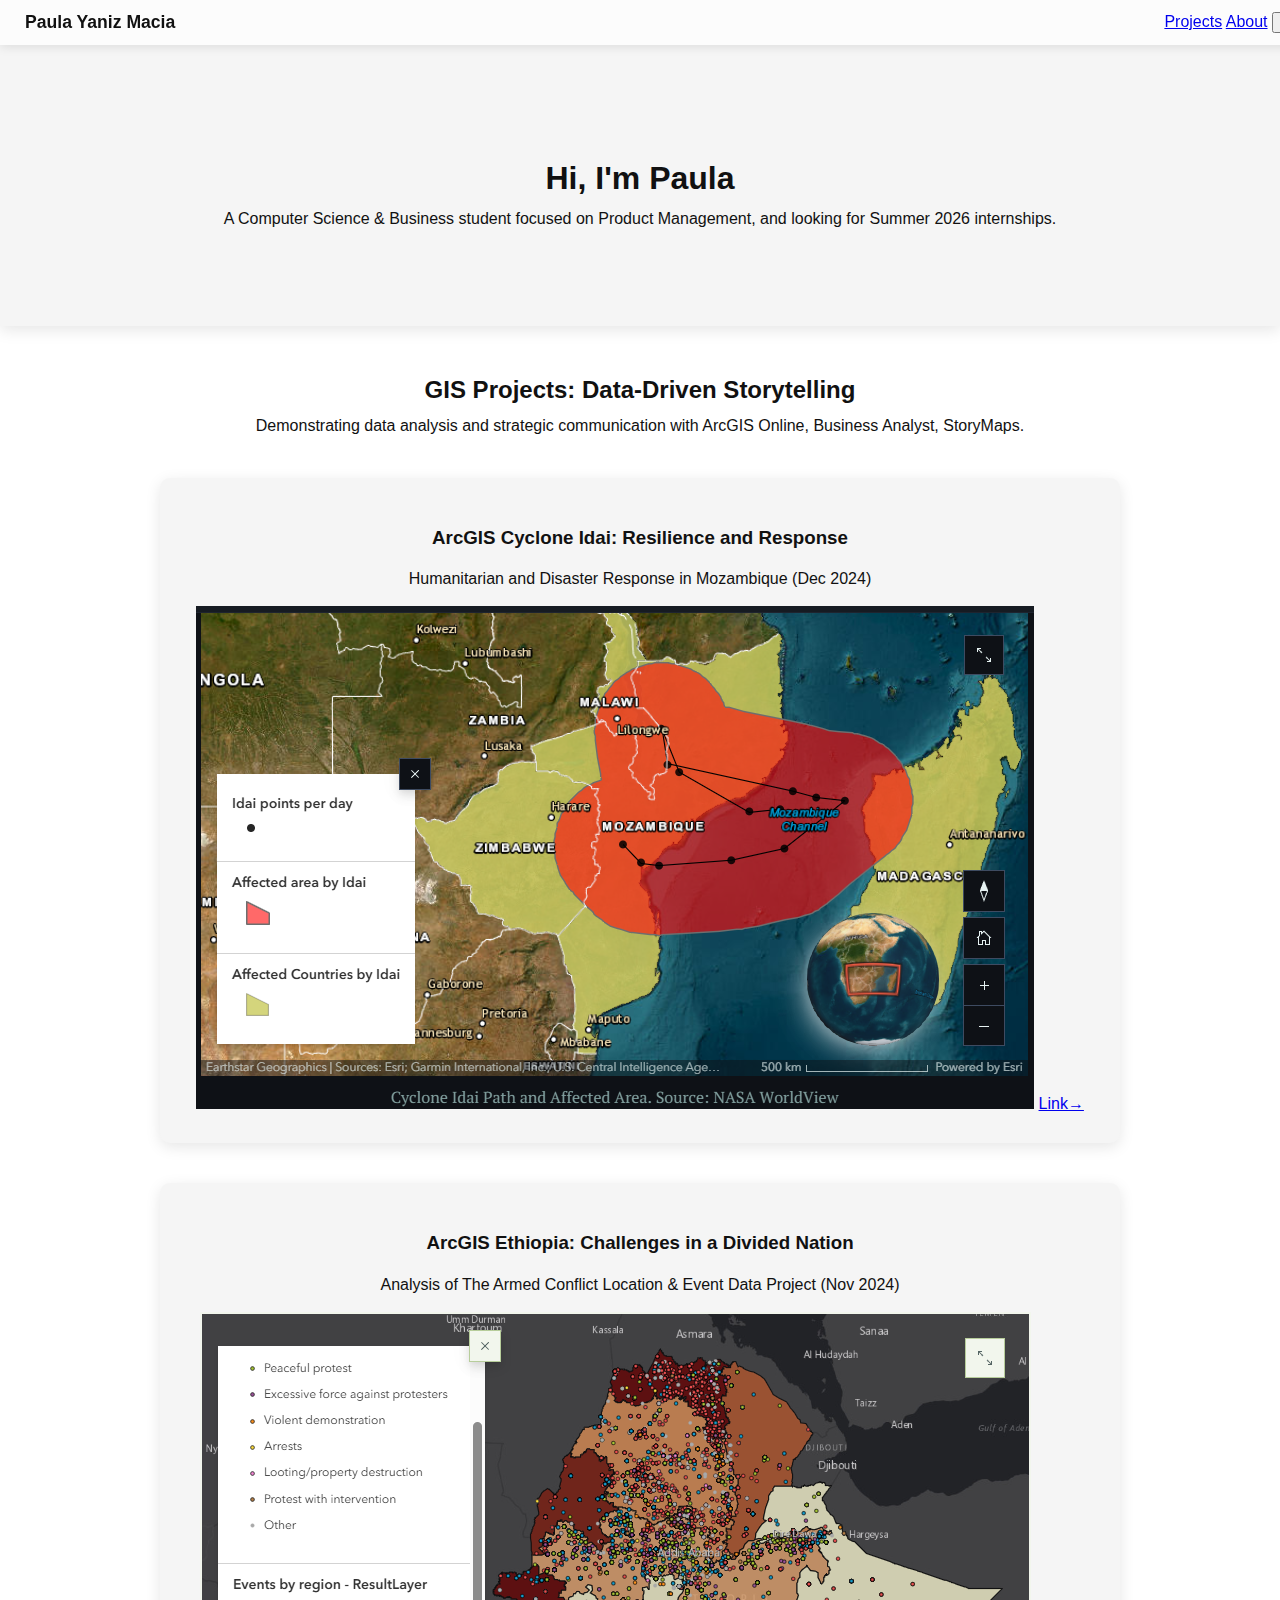
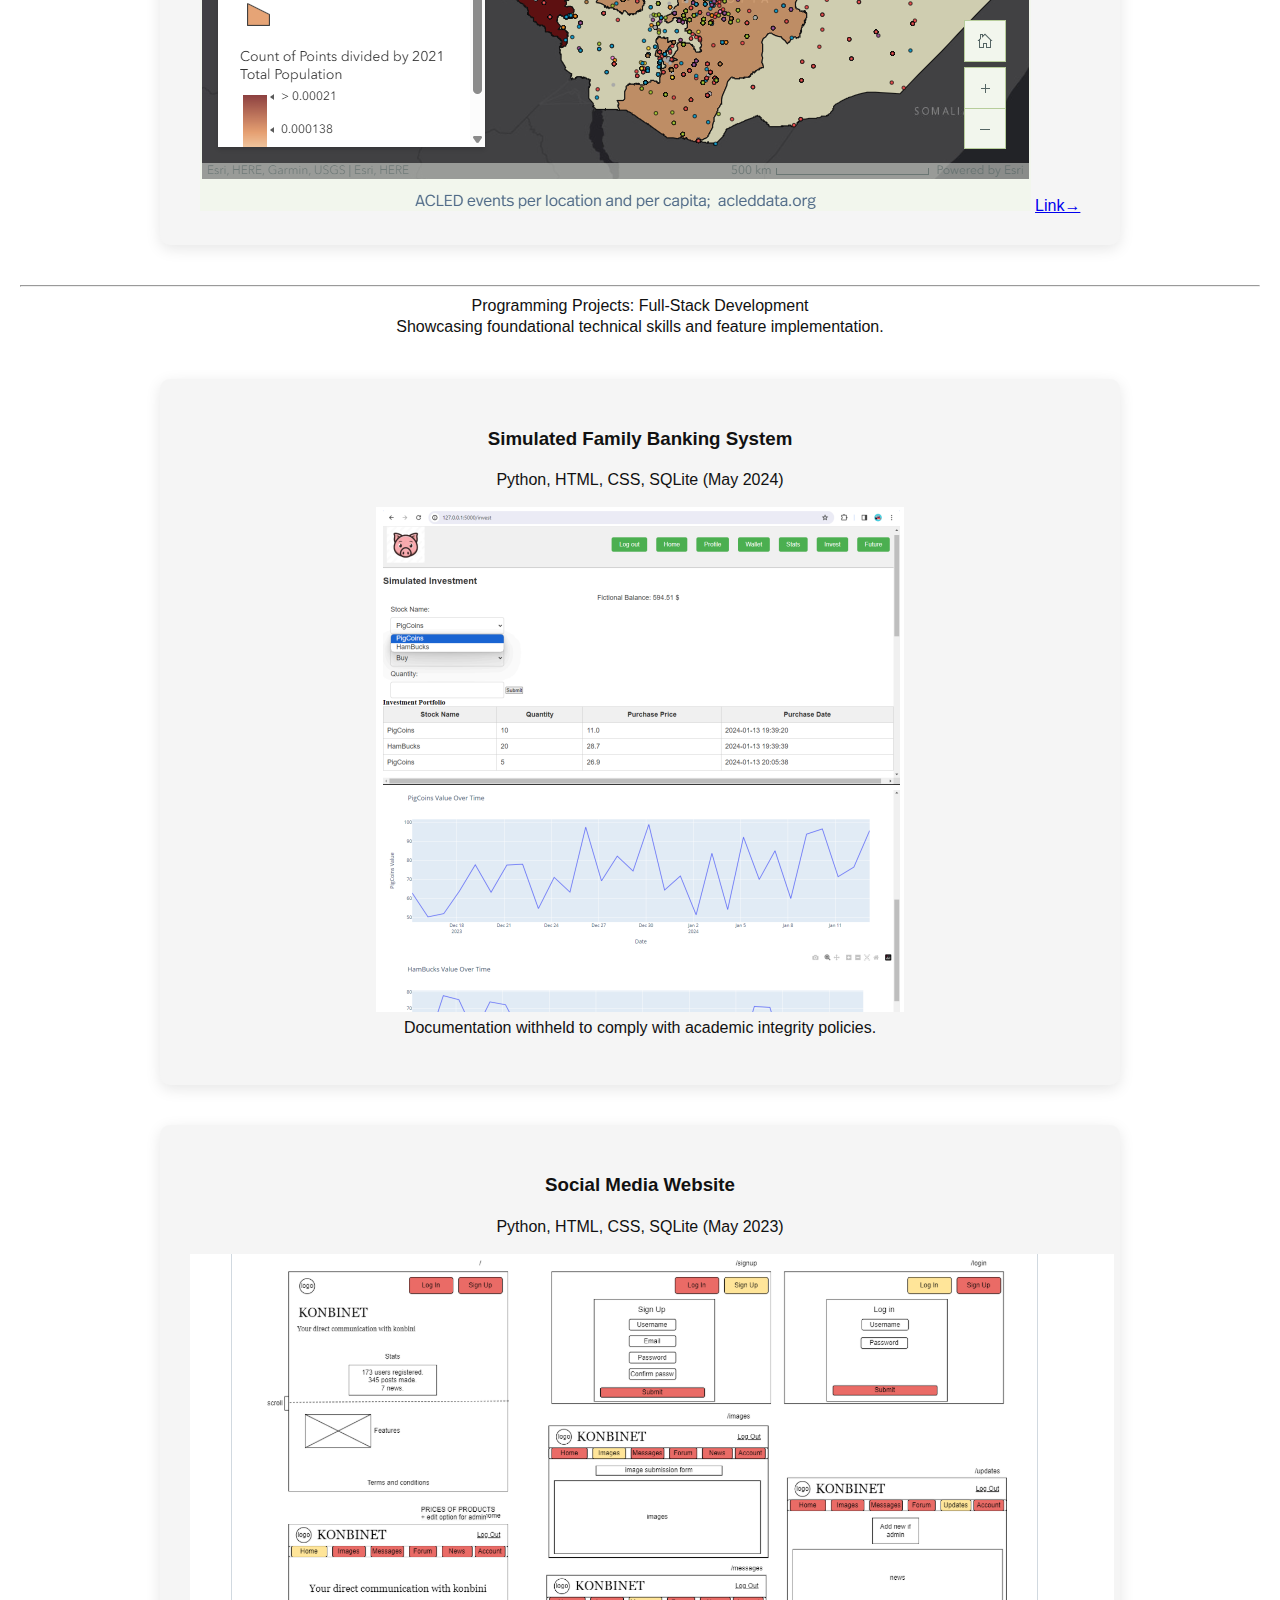
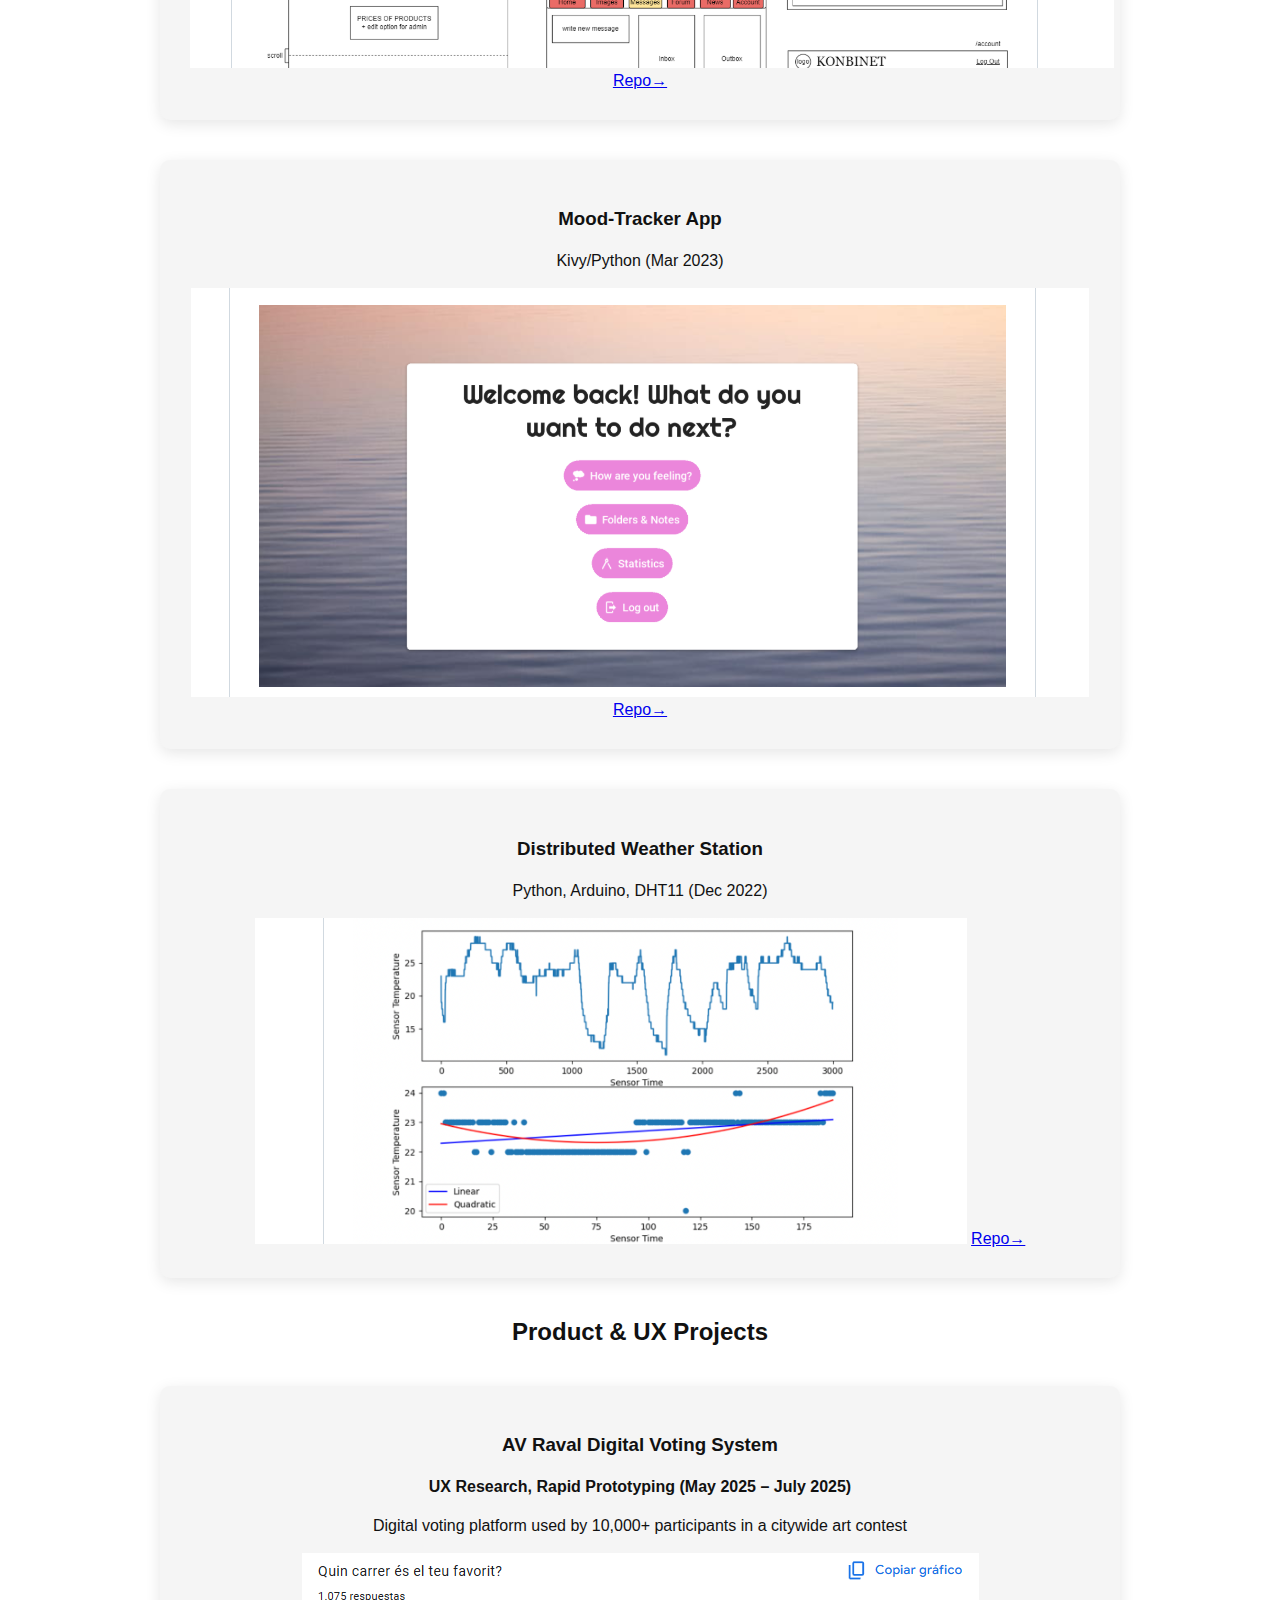
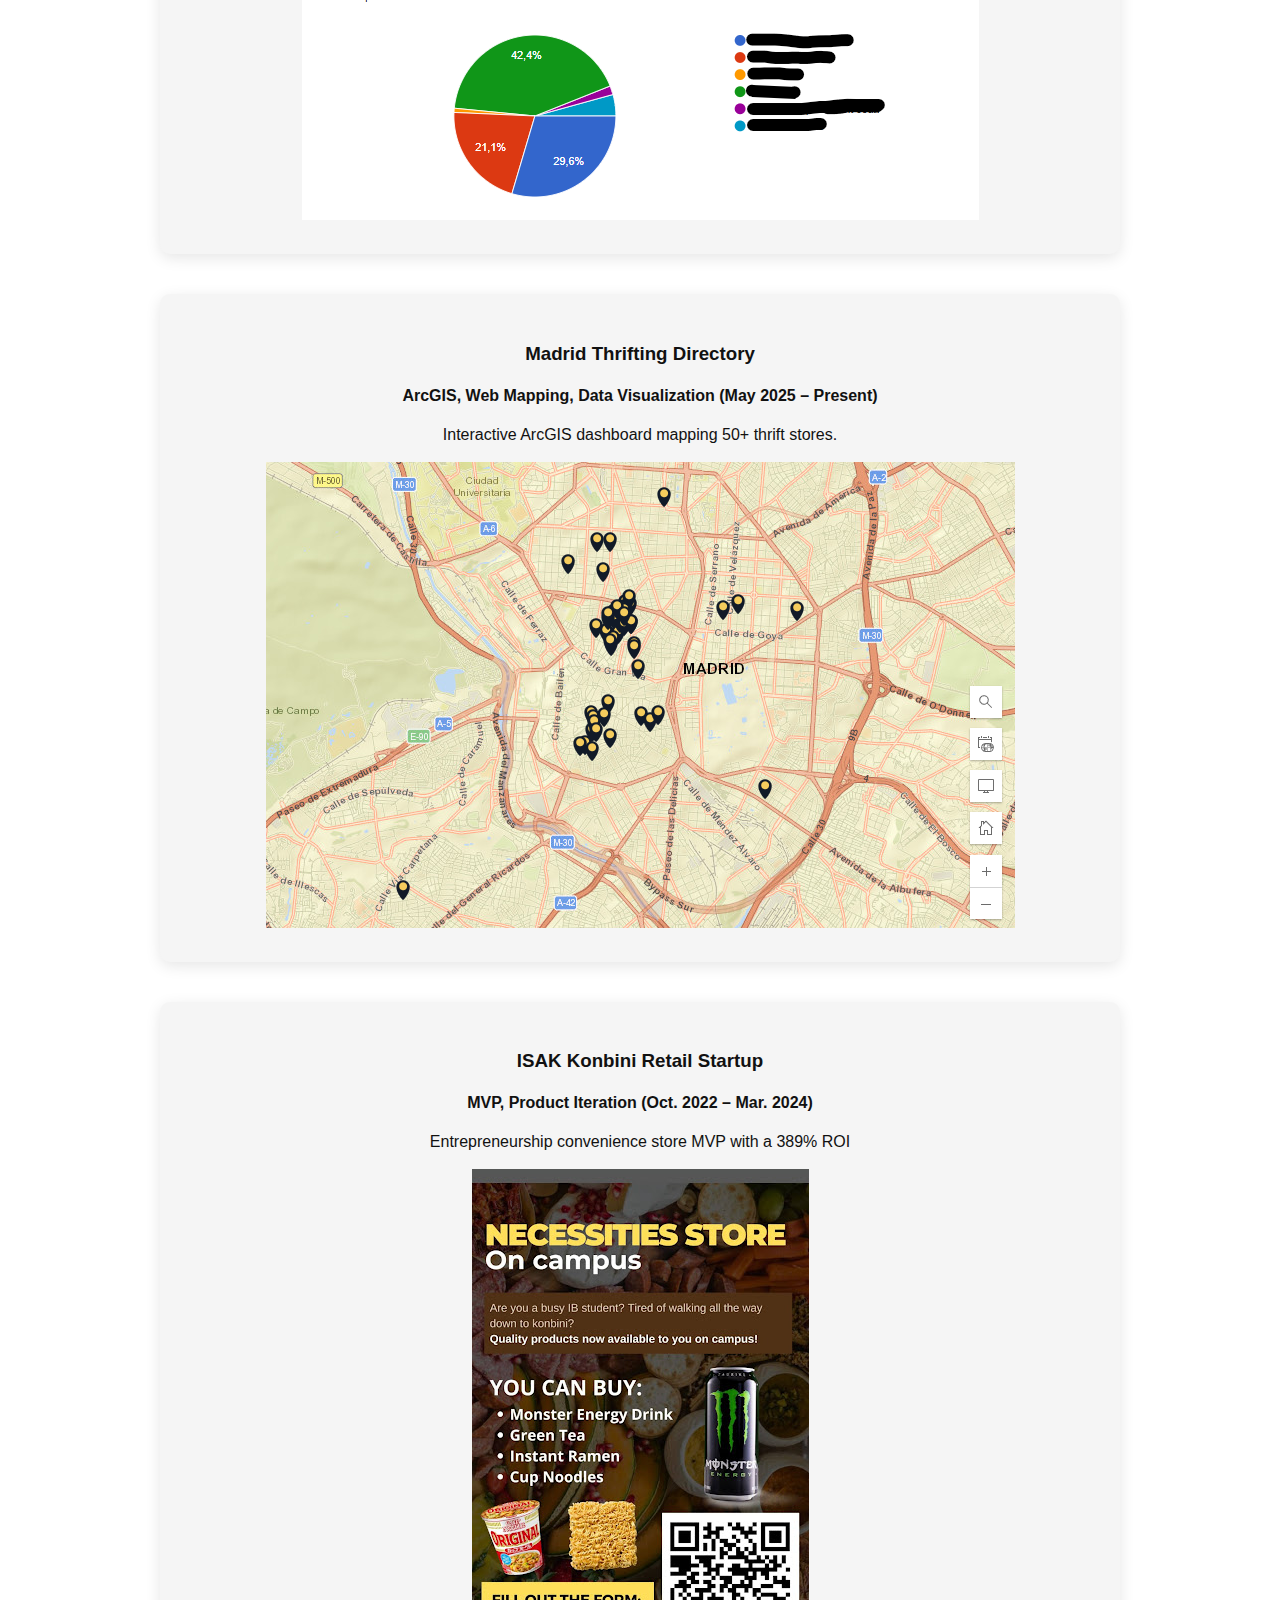
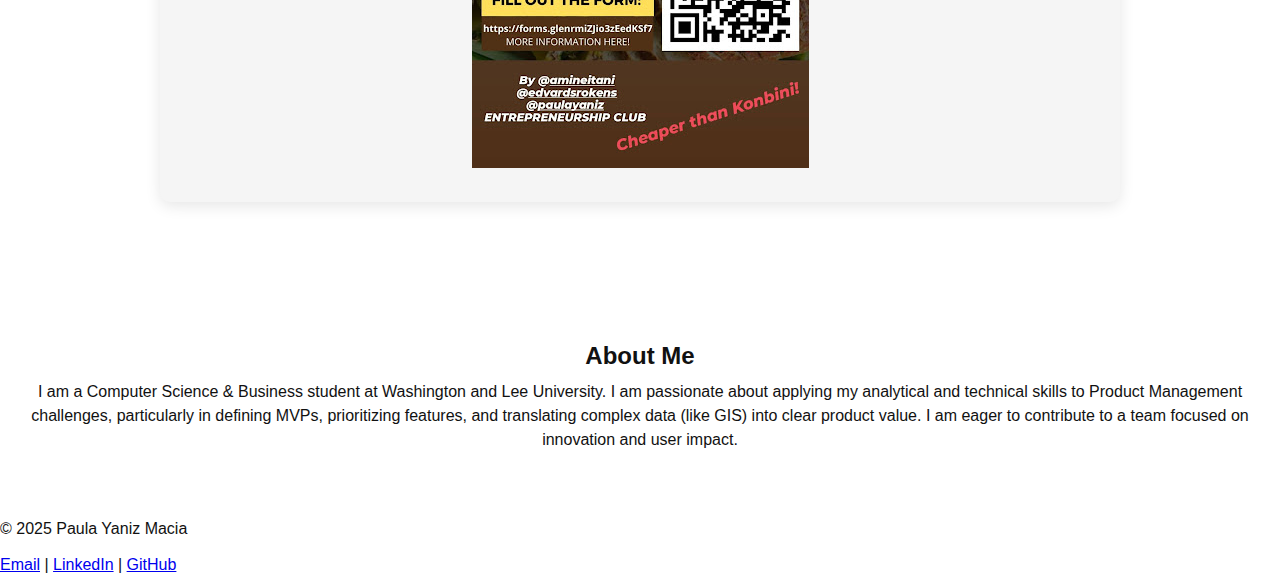
<file: index.html>
<!DOCTYPE html>
<html lang="en">
<head>
  <meta charset="UTF-8">
  <meta name="viewport" content="width=device-width, initial-scale=1.0">
  <title>Paula Yaniz – Product & GIS Portfolio</title>
  <link rel="stylesheet" href="style.css">
</head>
<body>
  <header class="navbar">
    <div class="nav-left">Paula Yaniz Macia</div>
    <nav class="nav-right">
      <a href="#projects">Projects</a>
      <a href="#about">About</a>
      <button id="theme-toggle" aria-label="Toggle light and dark theme">☀️</button>
    </nav>
  </header>

  <main>
    <section class="hero">
      <h1>Hi, I'm Paula</h1>
      <p>A Computer Science & Business student focused on Product Management, and looking for Summer 2026 internships. </p>
    </section>

    <section id="projects" class="section">
      
      <h2> GIS Projects: Data-Driven Storytelling</h2>
      <p class="section-subtitle">Demonstrating data analysis and strategic communication with ArcGIS Online, Business Analyst, StoryMaps.</p>

      <div class="project-card">
        <h3>ArcGIS Cyclone Idai: Resilience and Response</h3>
        <p class="project-meta">Humanitarian and Disaster Response in Mozambique (Dec 2024)</p>
        <img src="idai.png" alt="Map visualization showing Cyclone Idai impact and relief efforts.">
        <a href="https://storymaps.arcgis.com/stories/c53eca7047dd4e52b95a6d13242d56a9" target="_blank">Link→</a>
      </div>

      <div class="project-card">
        <h3>ArcGIS Ethiopia: Challenges in a Divided Nation</h3>
        <p class="project-meta">Analysis of The Armed Conflict Location & Event Data Project (Nov 2024)</p>
        <img src="ethiopia.png" alt="Geospatial analysis of conflict zones and displacement in Ethiopia.">
        <a href="https://storymaps.arcgis.com/stories/2da5ecff7a774fba9ff61954460d8ff6" target="_blank">Link→</a>
      </div>

      <hr>

      <h2></h2> Programming Projects: Full-Stack Development</h2>
      <p class="section-subtitle">Showcasing foundational technical skills and feature implementation.</p>

      <div class="project-card">
        <h3>Simulated Family Banking System</h3>
        <p class="project-meta">Python, HTML, CSS, SQLite (May 2024)</p>
        <div class="image-gallery">
          <img src="piggy.png" alt="Screenshot of the family banking system's user dashboard.">
        </div>
        <p class="note">Documentation withheld to comply with academic integrity policies.</p>
      </div>

      <div class="project-card">
        <h3>Social Media Website</h3>
        <p class="project-meta">Python, HTML, CSS, SQLite (May 2023)</p>
        <img src="konbinet.png" alt="Screenshot of the custom social media website interface.">
        <a href="https://github.com/PaulaYaniz/Unit4" target="_blank">Repo→</a>
      </div>

      <div class="project-card">
        <h3>Mood-Tracker App</h3>
        <p class="project-meta">Kivy/Python (Mar 2023)</p>
        <img src="mood.png" alt="Screenshot of the mobile mood-tracker app interface.">
        <a href="https://github.com/PaulaYaniz/Unit3" target="_blank">Repo→</a>
      </div>

      <div class="project-card">
        <h3>Distributed Weather Station</h3>
        <p class="project-meta">Python, Arduino, DHT11 (Dec 2022)</p>
        <img src="weather.png" alt="Image of the physical Distributed Weather Station with Arduino and sensor.">
        <a href="https://github.com/PaulaYaniz/Unit2" target="_blank">Repo→</a>
      </div>

      
      <h2>Product & UX Projects</h2>
      
      <div class="project-card">
        <h3>AV Raval Digital Voting System</h3>
        <p><strong>UX Research, Rapid Prototyping (May 2025 – July 2025)</strong></p>
        <p class="project-meta">Digital voting platform used by 10,000+ participants in a citywide art contest</p>
        <img src="raval.png" alt="AV Raval Voting Platform">
      </div>
      
      <div class="project-card">
        <h3>Madrid Thrifting Directory</h3>
        <p><strong>ArcGIS, Web Mapping, Data Visualization (May 2025 – Present)</strong></p>
        <p class="project-meta">Interactive ArcGIS dashboard mapping 50+ thrift stores.</p>
        <img src="madrid.png" alt="Madrid Thrifting Dashboard">
      </div>
      
      <div class="project-card">
        <h3>ISAK Konbini Retail Startup</h3>
        <p><strong>MVP, Product Iteration (Oct. 2022 – Mar. 2024) </strong></p>
        <p class="project-meta">Entrepreneurship convenience store MVP with a 389% ROI</p>
        <img src="konbini.png" alt="Konbini MVP">
      </div>

    </section>

    <section id="about" class="section">
      <h2>About Me</h2>
      <p>I am a Computer Science & Business student at Washington and Lee University. I am passionate about applying my analytical and technical skills to Product Management challenges, particularly in defining MVPs, prioritizing features, and translating complex data (like GIS) into clear product value. I am eager to contribute to a team focused on innovation and user impact.</p>
    </section>
  </main>

  <footer>
    <p>© 2025 Paula Yaniz Macia</p>
    <div class="social-links">
      <a href="mailto:pyanizmacia@mail.wlu.edu">Email</a> | 
      <a href="https://linkedin.com/in/PaulaYaniz" target="_blank">LinkedIn</a> |
      <a href="https://github.com/PaulaYaniz" target="_blank">GitHub</a>
    </div>
  </footer>

  <script src="script.js"></script>
</body>
</html>
</file>
<file: style.css>
/* -------------------------
   THEME VARIABLES
-------------------------- */
:root {
  --bg: #ffffff;
  --text: #111111;
  --card-bg: #f5f5f5;
  --accent: #0077ff;
  --nav-bg: rgba(255, 255, 255, 0.7);
  --shadow: rgba(0, 0, 0, 0.1);
}

[data-theme="dark"] {
  --bg: #0e0e0e;
  --text: #e6e6e6;
  --card-bg: #1a1a1a;
  --accent: #4da3ff;
  --nav-bg: rgba(20, 20, 20, 0.7);
  --shadow: rgba(255, 255, 255, 0.05);
}

/* -------------------------
   GLOBAL STYLES
-------------------------- */
body {
  margin: 0;
  font-family: Arial, sans-serif;
  background: var(--bg);
  color: var(--text);
  transition: background 0.3s, color 0.3s;
}

h1, h2 {
  margin: 0 0 10px 0;
}

p {
  margin: 0 0 15px 0;
  line-height: 1.5;
}

/* -------------------------
   NAVBAR
-------------------------- */
.navbar {
  position: fixed;
  top: 0;
  width: 100%;
  display: flex;
  justify-content: space-between;
  align-items: center;
  padding: 12px 25px;
  background: var(--nav-bg);
  backdrop-filter: blur(10px);
  box-shadow: 0 2px 10px var(--shadow);
  z-index: 999;
  transition: background 0.3s;
}

.nav-left {
  font-weight: bold;
  font-size: 1.1rem;
}

.nav-links {
  list-style: none;
  display: flex;
  gap: 20px;
  margin: 0;
  padding: 0;
}

.nav-links a {
  text-decoration: none;
  color: var(--text);
  font-weight: 500;
}

.nav-links .active {
  color: var(--accent);
}

/* Mobile menu */
.hamburger {
  display: none;
  background: none;
  border: none;
  font-size: 1.6rem;
  cursor: pointer;
  color: var(--text);
}

@media (max-width: 768px) {
  .hamburger {
    display: block;
  }
  .nav-links {
    position: absolute;
    top: 60px;
    right: 0;
    background: var(--bg);
    width: 200px;
    flex-direction: column;
    display: none;
    padding: 20px;
  }
  .nav-links.show {
    display: flex;
  }
}

/* -------------------------
   HERO
-------------------------- */
.hero {
  padding: 160px 20px 80px;
  text-align: center;
  background: var(--card-bg);
  box-shadow: 0 4px 15px var(--shadow);
}

.hero.small {
  padding: 120px 20px 40px;
}

/* -------------------------
   SECTIONS
-------------------------- */
.section {
  padding: 50px 20px;
  text-align: center;
}

.cta {
  display: inline-block;
  padding: 10px 18px;
  background: var(--accent);
  color: white;
  border-radius: 5px;
  text-decoration: none;
  font-weight: bold;
  transition: opacity 0.3s;
}

.cta:hover {
  opacity: 0.8;
}

/* -------------------------
   PROJECT CARDS
-------------------------- */
.project-card {
  background: var(--card-bg);
  margin: 40px auto;
  max-width: 900px;
  padding: 30px;
  border-radius: 10px;
  box-shadow: 0 4px 15px var(--shadow);
  animation: fadeIn 0.6s ease forwards;
}

.tags {
  font-size: 0.9rem;
  color: var(--accent);
  margin-bottom: 15px;
}

.img-row {
  display: flex;
  gap: 15px;
  flex-wrap: wrap;
  margin-bottom: 20px;
}

.img-row img {
  width: 100%;
  max-width: 420px;
  border-radius: 8px;
  box-shadow: 0 4px 12px var(--shadow);
}

/* -------------------------
   ANIMATIONS
-------------------------- */
@keyframes fadeIn {
  from { opacity: 0; transform: translateY(20px); }
  to { opacity: 1; transform: translateY(0); }
}
</file>
